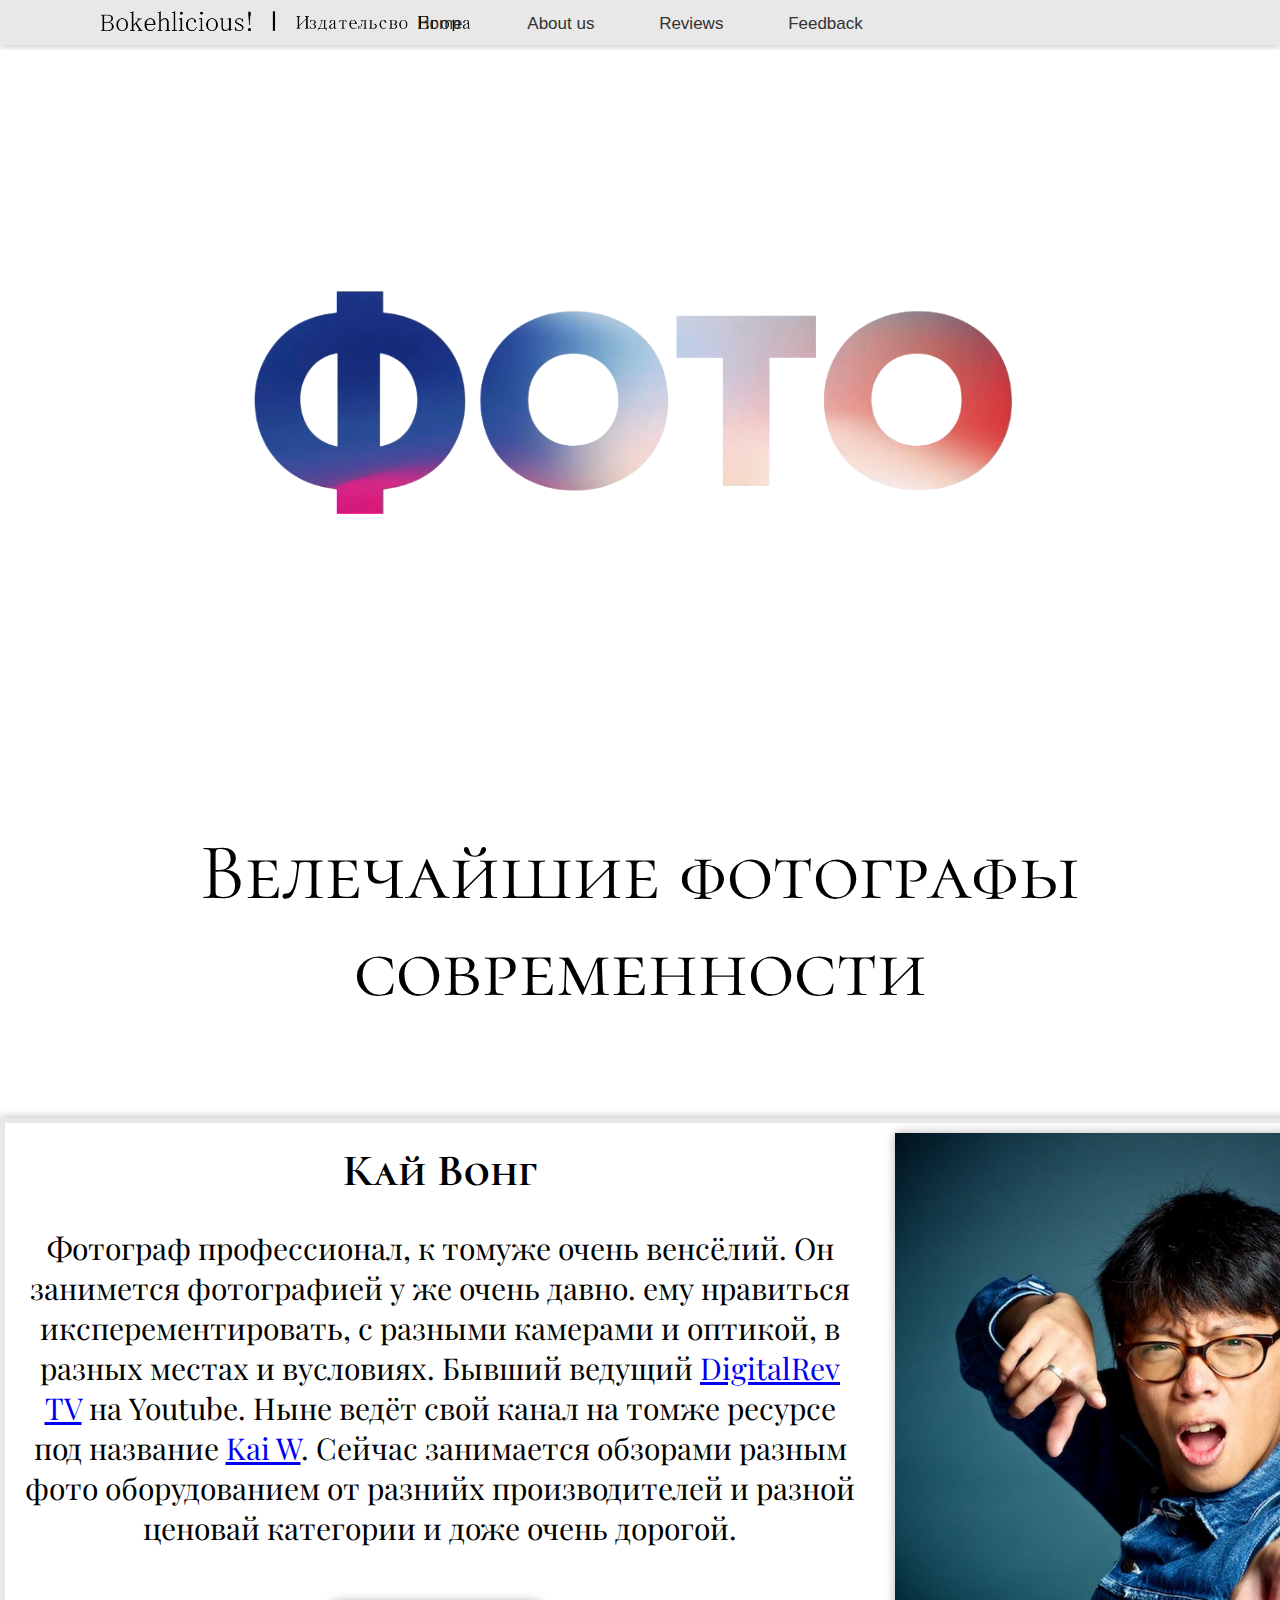
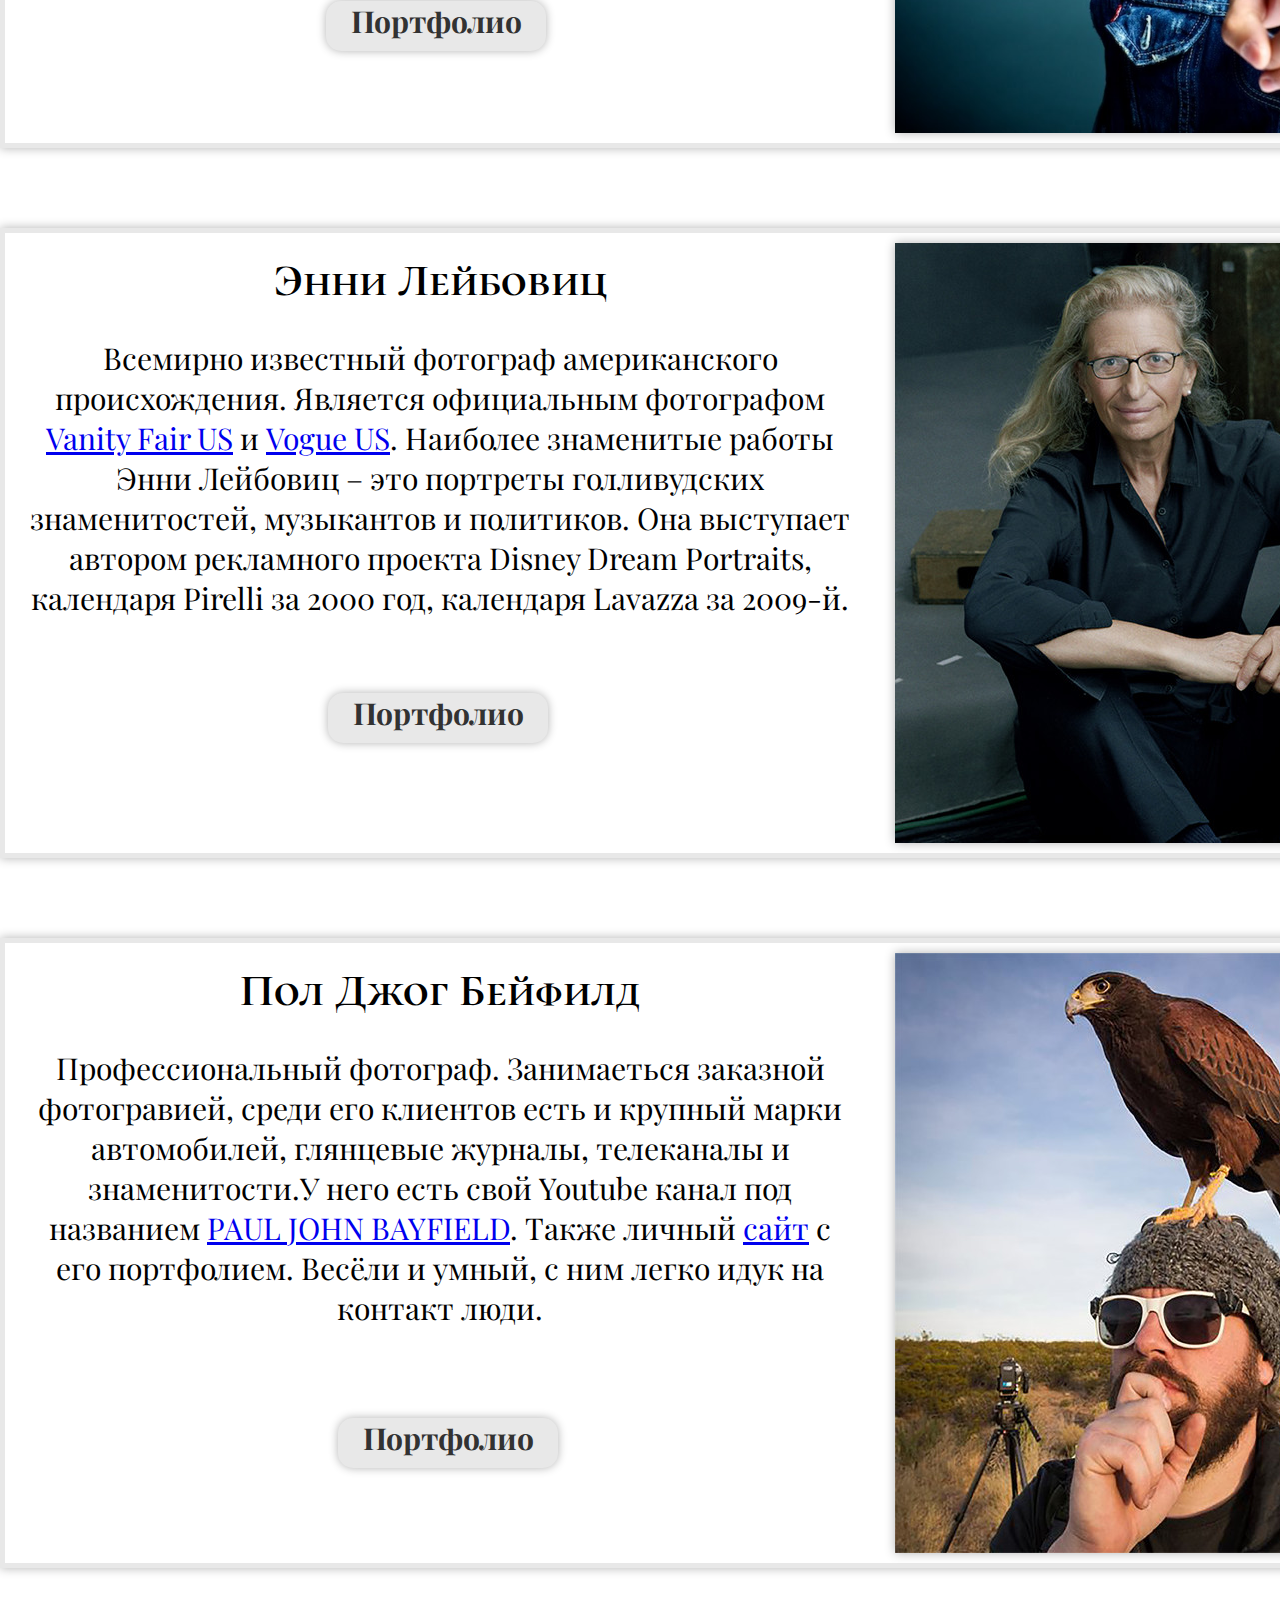
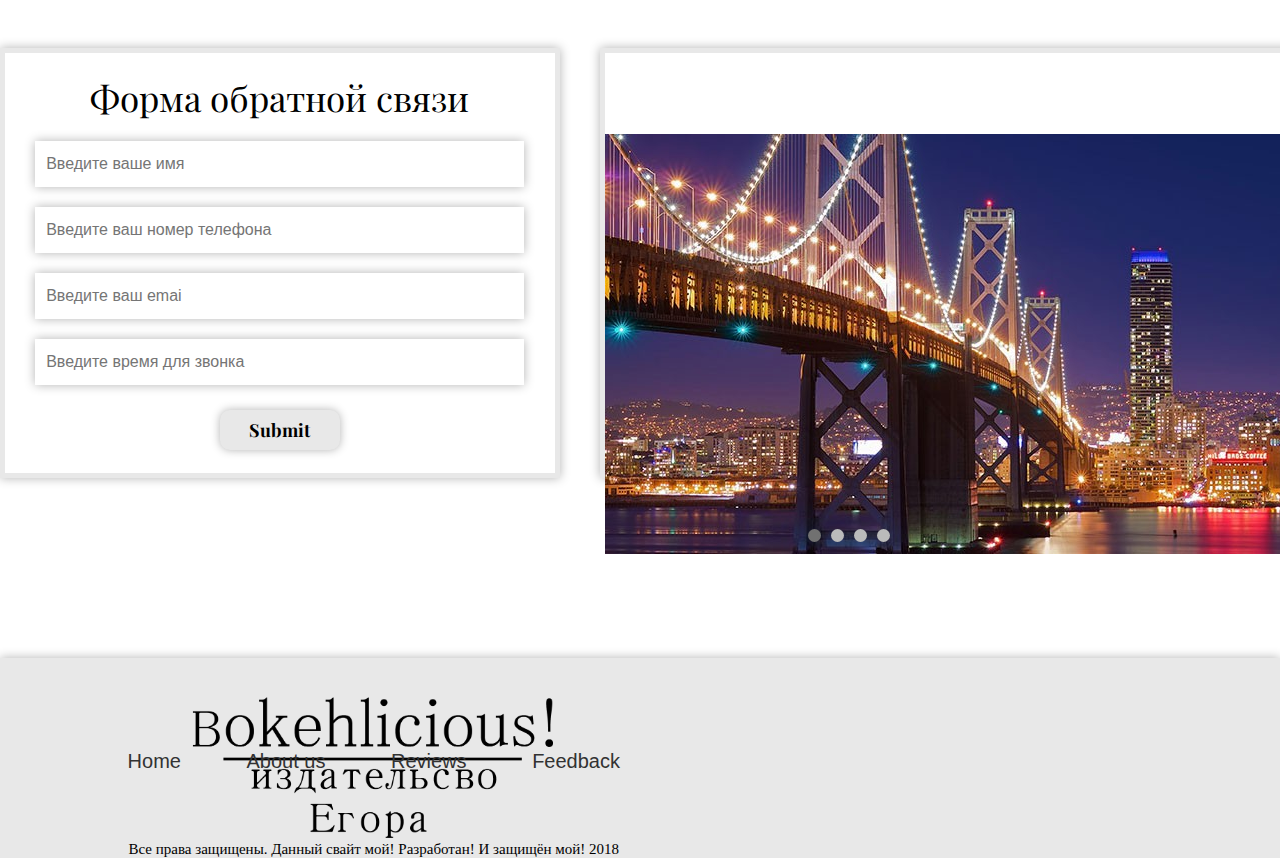
<file: index.html>
<!DOCTYPE HTML>
<html>
<head>
<meta http-equiv="Content-Type" content="text/html; charset=utf-8">
<title>Лэндинг Bokehlicious!</title>
	<link href="css/style.css" type="text/css" rel="stylesheet">
	
	<link href="https://fonts.googleapis.com/css?family=Cormorant+SC:300,400,500,600,700|Open+Sans+Condensed:300,300i,700|Playfair+Display:400,400i,700,700i,900,900i|Poiret+One&amp;subset=cyrillic" rel="stylesheet">
	
</head>
<body>
<div class="wrapper">
<header>
	<div class="menu">
	<a href="#"><img class="bc" src="img/Dbokehlicious!.png" width="370px"></a>
		<nav id="up"> 
		<ul class="rocli">
			<li><a class="a1" href="#">Home</a></li>
			<li><a class="a2" href="#">About us</a></li>
			<li><a class="a3" href="#">Reviews</a></li>
			<li><a class="a4" href="#">Feedback</a></li>
		</ul>
		</nav>
	</div>
	<div class="fotofon">
		<video autoplay loop>
		 <source src="video/fotovideo.mp4">
		</video>
	</div>
</header>
<main>
	<h1>Велечайшие фотографы современности</h1>
<div class="kai">
	<img class="fotoK" src="img/kai.jpg" width="600px" height="600px">
	<h2 class="kw">Кай Вонг</h2>
		<p class="wong">Фотограф профессионал, к томуже очень венсёлий. Он занимется фотографией у же очень давно. ему нравиться иксперементировать, с разными камерами и оптикой, в разных местах и вусловиях. Бывший ведущий <a href="https://www.youtube.com/user/DigitalRevCom" target="_blank">DigitalRev TV</a> на Youtube. Ныне ведёт свой канал на томже ресурсе под название <a href="https://www.youtube.com/channel/UCknMR7NOY6ZKcVbyzOxQPhw/featured" target="_blank">Kai W</a>. Сейчас занимается обзорами разным фото оборудованием от разнийх производителей и разной ценовай категории и доже очень дорогой. </p>
	<div class="www1"><a class="ww1" href="https://www.flickr.com/photos/kaisphotos/" target="_blank">Портфолио</a></div>
</div>
<div class="annie">
	<img class="fotoK" src="img/Annie.jpg" width="600px" height="600px">
	<h2 class="kw">Энни Лейбовиц</h2>
		<p class="wong">Всемирно известный фотограф американского происхождения. Является официальным фотографом <a href="https://www.vanityfair.com/" target="_blank">Vanity Fair US</a> и <a href="https://www.vogue.ru/" target="_blank">Vogue US</a>. Наиболее знаменитые работы Энни Лейбовиц – это портреты голливудских знаменитостей, музыкантов и политиков. Она выступает автором рекламного проекта Disney Dream Portraits, календаря Pirelli за 2000 год, календаря Lavazza за 2009-й.</p>
	<div class="www2"><a class="ww2" href="http://portfolioone.com/photographers/annie-leibovitz/" target="blank">Портфолио</a></div>
</div>
<div class="poul">
	<img class="fotoK" src="img/pould.jpg" width="600px" height="600px">
		<h2 class="pould">Пол Джог Бейфилд</h2>
			<p class="pl">Профессиональный фотограф. Занимаеться заказной фотогравией, среди его клиентов есть и крупный марки автомобилей, глянцевые журналы, телеканалы и знаменитости.У него есть свой Youtube канал под названием <a href="https://www.youtube.com/channel/UCVv81fsmdcMZbsBun4xhosg" target="_blank">
			PAUL JOHN BAYFIELD</a>. Также личный <a href="http://pauljohnbayfield.com/" target="_blank">сайт</a> с его портфолием. Весёли и умный, с ним легко идук на контакт люди.</p>
		<div class="www3"><a class="ww3" href="http://pauljohnbayfield.com/portraits/" target="_blank">Портфолио</a></div>
</div>
<div class="oba">
<div class="form">
	<form action="formd.php" method="POST" name="meform">			
<section class="forma">
	<fieldset class="fon112">
		<label class="q1">
		 <p class="aa1">Форма обратной связи</p>
		<input class="in1" type="text" maxlength="11" size="50" name="name_form" placeholder="  Введите ваше имя" pattern="[а-яА-Я]+" title="Толко рашан лэнгвич " required>
		</label>
	
		<label class="q2">
		<input class="in2" id="tel_form" type="tel" maxlength="13" size="50" name="tel_form" placeholder="  Введите ваш номер телефона" pattern="[0-9]+" title="Намерок укажи" required>
		</label>
	
		<label class="q3">
		<input class="in3" type="email" maxlength="20" size="50" name="email_form" placeholder="  Введите ваш emai" pattern="[а-яА-Яa-zA-Z0-9@.]+" title="Мыло подыми!" required>
		</label>
	
		<label class="q4">
		<input class="in4" type="datetime" maxlength="15" size="50" name="tame_form" placeholder="  Введите время для звонка" pattern="[0-9:-]+" title="Ол тайм и эври дэй" required>
		</label>
	
			<input class="otpr1" type="submit" alt="Отправить" width="60">
	</fieldset>
</section>
	</form>
</div>
<div class="karusel">
	<div class="slideshow-container">
		<div class="mySlides fade"><br>
			<div class="numbertext"></div><br>		
			<img src="img/q.jpg" style="width: 100%" alt="Море">	
		</div>
		<div class="mySlides fade"><br>
			<div class="numbertext"></div><br>		
			<img src="img/qq.jpg" style="width: 100%" alt="Япония">	
		</div>
		<div class="mySlides fade"><br>
			<div class="numbertext"></div><br>		
			<img src="img/qqq.jpg" style="width: 100%" alt="Озеро">	
		</div>		
		<div class="mySlides fade"><br>
			<div class="numbertext"></div><br>		
			<img src="img/qqqq.jpg" style="width: 100%" alt="Озеро">	
		</div>
	</div>
	<br>
	<div class="ddd" style="text-align: center";>
		<span class="dot" onclick="currentSlide(1)"></span>
		<span class="dot" onclick="currentSlide(2)"></span>
		<span class="dot" onclick="currentSlide(3)"></span>
		<span class="dot" onclick="currentSlide(4)"></span>
	</div>
</div>
</div>
	<div class="clear"></div>
</main>
<footer>
<div class="footer">
	<a href="#"><img class="bch" src="img/Bokehlicious!.png" width="370px"></a>
		<nav> 
			<ul class="dmenu">
				<li><a class="a1" href="#">Home</a></li>
				<li><a class="a2" href="#">About us</a></li>
				<li><a class="a3" href="#">Reviews</a></li>
				<li><a class="a4" href="#">Feedback</a></li>
			</ul>
		</nav>
</div>
	<p class="pp">Все права защищены. Данный свайт мой! Разработан! И защищён мой! 2018</p>
</footer>
	<script src="script.js"></script> 
</div>
</body>
</html>
</file>
<file: css/style.css>
/*@import url(reset.css);*/

body{
	margin: 0 0;
	text-align: center; 
}

.wrapper{
	position: relative;
}

.menu{
	width: 100%;
	height: 45px;
	background-color: rgb(232,232,232);
	box-shadow: 0 0 10px rgba(0,0,0,0.3);
}

.fotofon{
	height: 720px;
	width: 1280px;
	margin: 5px auto;
}

.a1, .a2, .a3, .a4{
	text-decoration: none;
	color: rgb(50,50,50);
	padding: 0 30px 0 30px;
}

.a1:hover{
	color: rgb(150,150,150);
}

.a2:hover{
	color: rgb(150,150,150);
}

.a3:hover{
	color: rgb(150,150,150);
}

.a4:hover{
	color: rgb(150,150,150);
}

li{
	display: inline;
}

.rocli{
	text-align: center;
	font-family: 'Arial', serif;
	font-weight: 400;
	font-size: 17px;
	padding: 14px 40px 0 40px;
	margin: 0;
}

h1{
	font-family: 'Cormorant SC', serif;
	font-weight: 400;
	font-size: 80px;
	text-align: center;
}

.bc{
	position: absolute;
	top: 7px;
	left: 100px;
}

.fotoK{
	float: right;
	margin: 10px 10px 10px 40px;
	box-shadow: 0 0 10px rgba(0,0,0,0.3);
}

.kai{
	height: 620px;
	width: 1500px;
	font-weight: 400;
	font-size: 30px;
	margin: 100px auto 0;
	font-family: 'Playfair Display', serif;
	border: 5px solid rgb(232,232,232);
	box-shadow: 0 0 10px rgba(0,0,0,0.3);
}

.wong{
	margin-left: 20px;
}

.kw{
	margin: 20px;
	font-family: 'Cormorant SC', serif;
}

.annie{
	height: 620px;
	width: 1500px;
	font-weight: 400;
	font-size: 30px;
	margin: 80px auto 0;
	font-family: 'Playfair Display', serif;
	border: 5px solid rgb(232,232,232);
	box-shadow: 0 0 10px rgba(0,0,0,0.3);
}

.wong{
	margin-left: 20px;
}

.kw{
	margin: 20px;
	font-family: 'Cormorant SC', serif;
}

.poul{
	height: 620px;
	width: 1500px;
	font-weight: 400;
	font-size: 30px;
	margin: 80px auto 0;
	font-family: 'Playfair Display', serif;
	border: 5px solid rgb(232,232,232);
	box-shadow: 0 0 10px rgba(0,0,0,0.3);
}

.pould{
	margin: 20px;
	font-family: 'Cormorant SC', serif;
}

.pl{
	margin-left: 20px;
}

.form{
	height: 420px;
	width: 550px;
	font-weight: 300;
	font-size: 25px;
	font-family: 'Playfair Display', serif;
	border: 5px solid rgb(232,232,232);
	box-shadow: 0 0 10px rgba(0,0,0,0.3);
	float: left;
}

.clear{
	clear: both;
}

.karusel{
	height: 420px;
	width: 900px;
	font-weight: 300;
	font-size: 25px;
	font-family: 'Playfair Display', serif;
	border: 5px solid rgb(232,232,232);
	box-shadow: 0 0 10px rgba(0,0,0,0.3);
	float: right;
}

.fon112{
	height: 380px;
	width: 500px;
	margin: 6px;
	border-style: none;
}

.q1, .q2, .q3, .q4{
	color: black;
}

.forma{
	border: 0px solid red;
}

.aa1{
	margin: 7px 0 0 0;
	font-size: 35px;
}

.otpr1{
	width: 120px;
	height: 40px;
	background-color: rgb(232,232,232);
	margin: 25px;
	border-radius: 10px;
	border-style: none;
	box-shadow: 0 0 10px rgba(0,0,0,0.3);
	font-family: 'Playfair Display', serif;
	font-size: 18px;
	font-weight: 700;
}

.otpr1:hover{
	color: rgb(150,150,150);
}

footer{
	height: 200px;
	widows: 100%;
	background-color: rgb(232,232,232);
	box-shadow: 0 0 10px rgba(0,0,0,0.3);
	position: relative;
	margin-top: 100px;
}

.bch{
	margin: 30px 0 20px 190px;
	position: absolute;
	bottom: 0px;
	left: 0px;
}

.dmenu{
	position: absolute;
	bottom: 65px;
	right: 630px;
	font-family: 'Arial', serif;
	font-weight: 400;
	font-size: 20px;
}

.in1, .in2, .in3, .in4{
	height: 44px;
	margin-top: 20px;
	box-shadow: 0 0 10px rgba(0,0,0,0.3);
	border-style: none;
	font-size: 16px;
}

.pp{
	position: absolute;
	bottom: 0px;
	right: 661px;
	font-size: 15px;
	margin: 0px;
}

.dot{
	cursor: pointer;
	height: 13px;
	width: 13px;
	margin: 0 2px;
	background-color: #bbb;
	border-radius: 50%;
	display: inline-block;
	transition: background-color 0.6s ease;	
}

.active, .dot:hover{
	background-color: #717171;
}

.fade{
	-webkit-animation-name: fade;
	-webkit-animation-duration: 1s; 
	animation-name: fade;
	animation-duration: 2s;	
}

@-webkit-keyframes fade {
	from{opacity:.4}
	to{opacity: 1}	
}
@keyframes fade {
	from{opacity:.4}
	to{opacity: 1}	
}

.ddd{
	position: absolute;
	bottom: 310px;
	left: 63%;
}

.mySlides{
	width: 900px;
	height: 400px;
	position: absolute;
	bottom: 390px;
}

.www3{
	height: 50px;
	width: 220px;
	background-color: rgb(232,232,232);
	border-radius: 15px;
	box-shadow: 0 0 10px rgba(0,0,0,0.3);
	margin: 90px 0 20px 333px;
}

.ww3{
	text-decoration: none;
	color: rgb(50,50,50);
	font-weight: 700;
}

.ww3:hover{
	color: rgb(150,150,150);
}

.www2{
	height: 50px;
	width: 220px;
	background-color: rgb(232,232,232);
	border-radius: 15px;
	box-shadow: 0 0 10px rgba(0,0,0,0.3);
	margin: 75px 0 20px 323px;
}

.ww2{
	text-decoration: none;
	color: rgb(50,50,50);
	font-weight: 700;
}

.ww2:hover{
	color: rgb(150,150,150);
}

.www1{
	height: 50px;
	width: 220px;
	background-color: rgb(232,232,232);
	border-radius: 15px;
	box-shadow: 0 0 10px rgba(0,0,0,0.3);
	margin: 53px 0 20px 321px;
}

.ww1{
	text-decoration: none;
	color: rgb(50,50,50);
	font-weight: 700;
}

.ww1:hover{
	color: rgb(150,150,150);
}

.oba{
	height: 430px;
	width: 1510px;
	margin: 80px auto;
}
</file>
